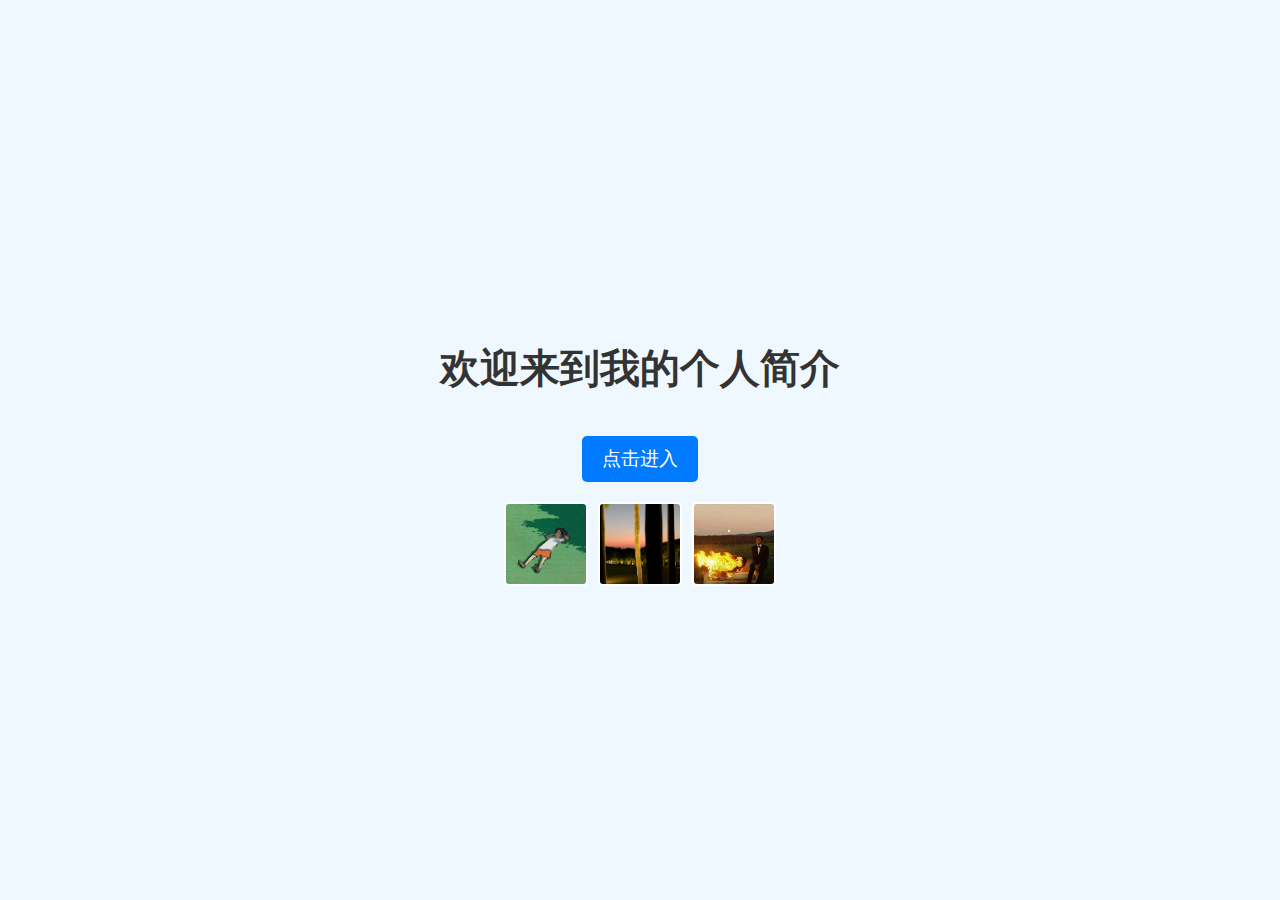
<file: index.html>
<!DOCTYPE html>
<html lang="en">
<head>
  <meta charset="UTF-8">
  <meta name="viewport" content="width=device-width, initial-scale=1.0">
  <title>个人简介</title>
  <link rel="stylesheet" href="styles.css">
</head>
<body>
  <!-- 首页内容区域 -->
  <div class="home-container">
    <h1>欢迎来到我的个人简介</h1>
    <button class="btn" onclick="window.location.href='profile.html'">点击进入</button>
    <div class="image-preview">
      <img src="图片素材/123.jpg">
      <img src="图片素材/拍照2.jpg">
      <img src="图片素材/烤火.jpg">
    </div>
  </div>
</body>
</html>
</file>
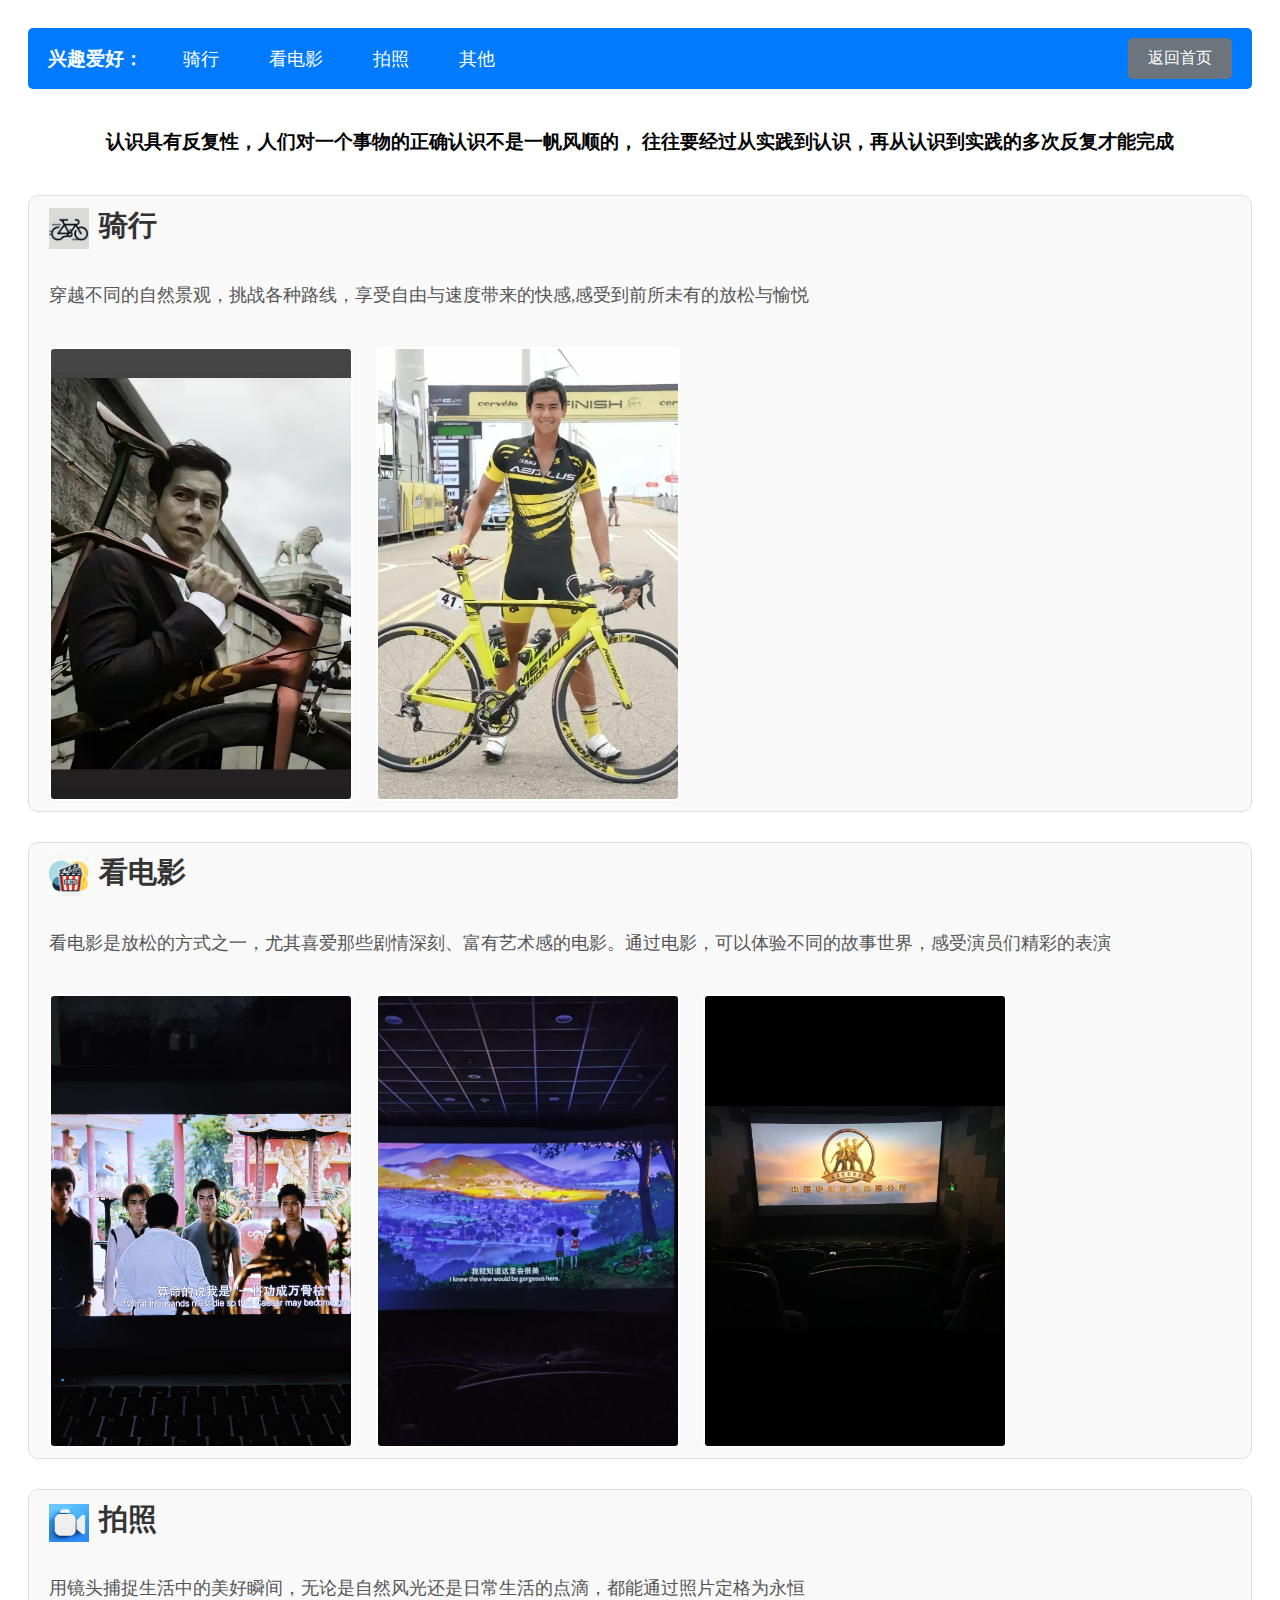
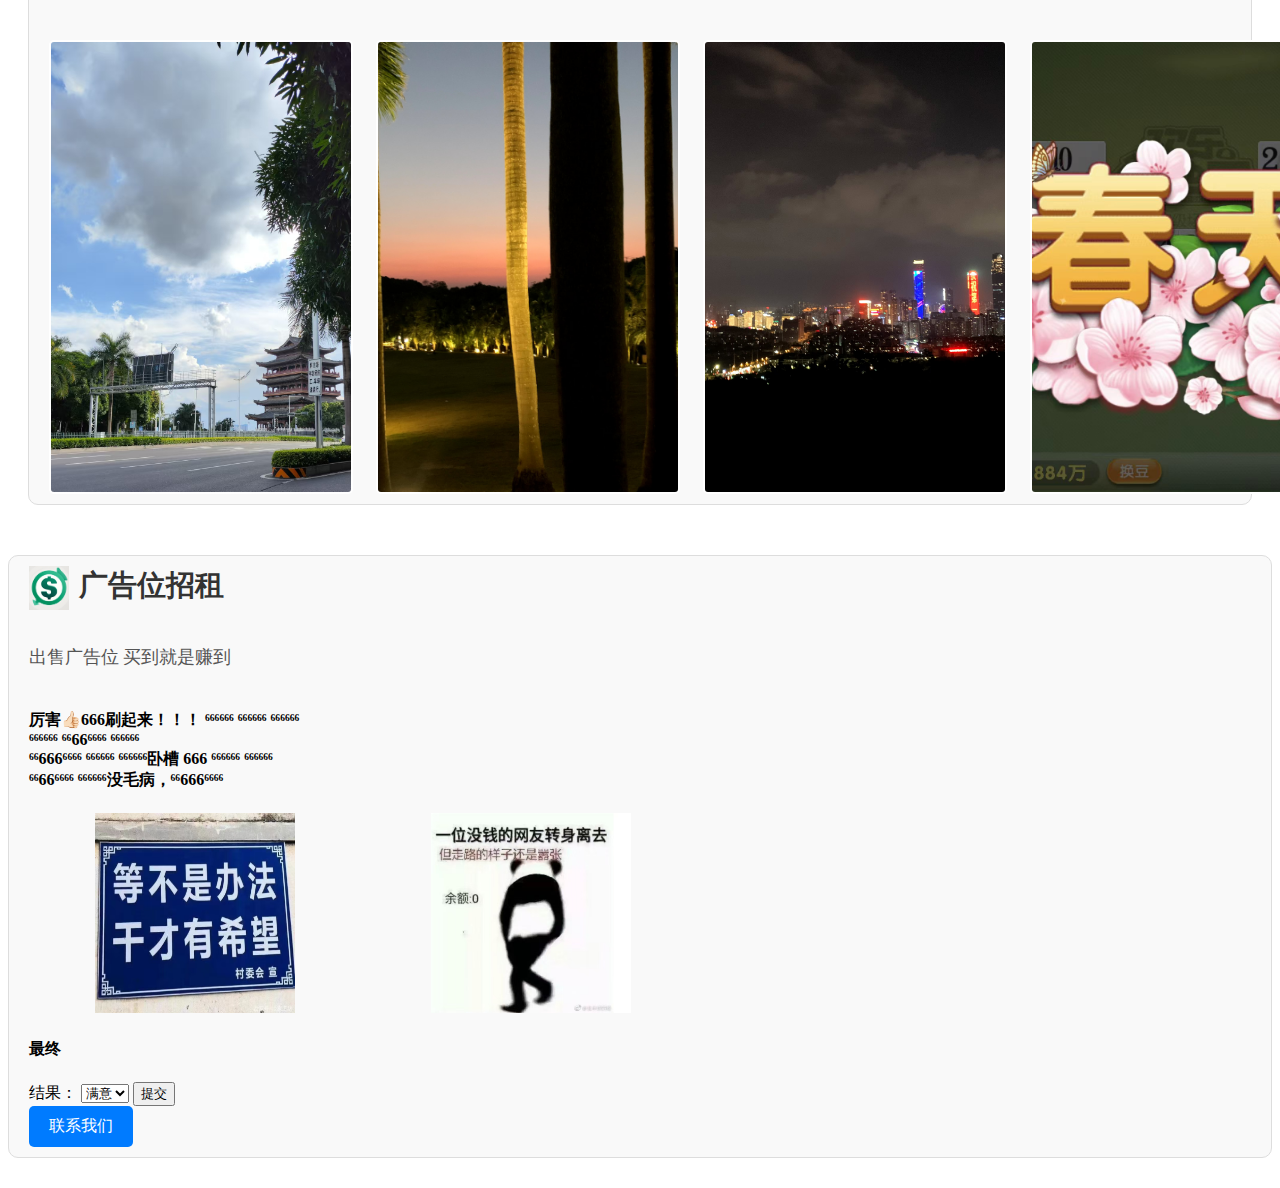
<file: profile.html>
<!DOCTYPE html>
<html lang="en">
<head>
  <meta charset="UTF-8">
  <meta name="viewport" content="width=device-width, initial-scale=1.0">
  <title>个人简介2</title>
  <link rel="stylesheet" href="profile.css">
</head>
<body>
  <div class="profile-container">
    <!-- 导航栏 -->
    <nav class="navbar">
      <div class="nav-left">
        <span class="interest-label">兴趣爱好：</span>
        <a href="#about">骑行</a>
        <a href="#projects">看电影</a>
        <a href="#contact">拍照</a>
        <a href="#abca">其他</a>
        
      </div>
      <button class="btn-back" onclick="window.location.href='index.html'">返回首页</button>
    </nav>

    <!-- 内容区域 -->
    <div class="content">
      <section id="interests">
        <p><h3>认识具有反复性，人们对一个事物的正确认识不是一帆风顺的，
          往往要经过从实践到认识，再从认识到实践的多次反复才能完成</h3></p>
      </section>

      <div class="content-box">
        <h3 id="about"><img src="图片素材/骑行logo.jpg" class="logo-icon">骑行</h3>
        <p>穿越不同的自然景观，挑战各种路线，享受自由与速度带来的快感,感受到前所未有的放松与愉悦</p>
        <!-- 图片 -->
        <div class="image-gallery">
          <img src="图片素材/骑行1.jpg" alt="黑白图" title="本人">
          <img src="图片素材/骑行2.jpg" alt="骑行图" title="骑行">
        </div>
      </div>
      
      <div class="content-box">
        <h3 id="projects"><img src="图片素材/看电影logo.jpg" class="logo-icon">看电影</h3>
        <p>看电影是放松的方式之一，尤其喜爱那些剧情深刻、富有艺术感的电影。通过电影，可以体验不同的故事世界，感受演员们精彩的表演</p>
        <div class="image-gallery">
          <img src="图片素材/电影1.jpg" alt="电影图1" title="电影图1">
          <img src="图片素材/电影2.jpg" alt="电影图2" title="电影图2">
          <img src="图片素材/电影3.jpg" alt="电影图3" title="电影图3">
        </div>
      </div>
      
      <div class="content-box">
        <h3 id="contact"><img src="图片素材/拍照logo.jpg" class="logo-icon">拍照</h3>
        <p>用镜头捕捉生活中的美好瞬间，无论是自然风光还是日常生活的点滴，都能通过照片定格为永恒</p>
        <div class="image-gallery">
          <img src="图片素材/拍照1.jpg" alt="阁楼" title="阁楼">
          <img src="图片素材/拍照2.jpg" alt="晚霞" title="晚霞">
          <img src="图片素材/拍照3.jpg" alt="城市夜景" title="城市夜景">
          <img src="图片素材/拍照4.jpg" alt="春天" title="春天">
        </div>
      </div>
    </div>
  </div>
  <!--以下新增内容-->
  <div class="content-box">
    <h3 id="abca"><img src="图片素材/招租logo.jpg" class="logo-icon">广告位招租</h3>
    <p>出售广告位 买到就是赚到</p>
    <h4>厉害👍🏻666刷起来！！！ ⁶⁶⁶⁶⁶⁶     ⁶⁶⁶⁶⁶⁶     ⁶⁶⁶⁶⁶⁶<br>    
      ⁶⁶⁶⁶⁶⁶     ⁶⁶66⁶⁶⁶⁶     ⁶⁶⁶⁶⁶⁶<br>    ⁶⁶666⁶⁶⁶⁶     ⁶⁶⁶⁶⁶⁶    
       ⁶⁶⁶⁶⁶⁶卧槽      666    ⁶⁶⁶⁶⁶⁶     ⁶⁶⁶⁶⁶⁶<br>    ⁶⁶66⁶⁶⁶⁶     ⁶⁶⁶⁶⁶⁶没毛病，⁶⁶666⁶⁶⁶⁶</h4>
    
  
       <div class="image-container">
        <img src="图片素材/村委会.jpg" width="200px" height="200px">
        <img src="图片素材/余额.jpg" width="200px" height="200px">
      </div>

      

      <h4>最终</h4>
<form id="homeplaceForm" onsubmit="return handleSubmit(event)">
  结果：
  <select name="homeplace" id="homeplace">
    <option value="满意">满意</option>
    <option value="优秀">优秀</option>
  </select>
  <input type="submit" value="提交" />
</form>

<!-- 显示提交结果 -->
<div id="result" style="display:none;">
  <h3>提交结果：</h3>
  <p id="result-content"></p>
</div>

      
      
      

      <a href="javascript:alert('1586420980@qq.com')" class="button-link">联系我们</a>

      
      
    
  <!-- 二级页面的内容部分 -->

<!-- 返回顶部按钮 -->
<button id="scrollToTopBtn" class="scroll-to-top-btn">返回顶部</button>


<script src="script.js"></script>
</body>
</html>
</file>
<file: styles.css>
/* 通用样式 */
body {
  margin: 0;
  padding: 0;
  font-family: Arial, sans-serif;
  background-color: #f0f8ff;
  height: 100vh;
  display: flex;
  justify-content: center;
  align-items: center;
}

/* 内容容器：垂直居中 */
.center-container {
  text-align: center;
}

/* 标题样式 */
h1 {
  font-size: 2.5rem;
  color: #333;
  margin-bottom: 20px;
}

/* 按钮样式 */
.btn {
  padding: 10px 20px;
  font-size: 1.2rem;
  background-color: #007BFF;
  color: white;
  border: none;
  cursor: pointer;
  border-radius: 5px;
  margin: 20px 0;
  transition: background-color 0.3s ease, transform 0.2s ease;
}

.btn:hover {
  background-color: #0056b3;
  transform: scale(1.05);
}

/* 图片预览区域 */
.image-preview {
  display: flex;
  justify-content: center;
  gap: 10px; /* 图片之间的间距 */
}

.image-preview img {
  width: 80px;
  height: 80px;
  object-fit: cover; /* 确保图片裁剪为正方形 */
  border: 2px solid #ffffff;/*边框*/
  border-radius: 5px; /* 圆角边框 */
  transition: transform 0.3s ease;
}

.image-preview img:hover {
  transform: scale(1.2); /* 放大动画 */
}
/* 首页内容容器样式 */
.home-container {
  text-align: center;
  padding: 50px 20px;
  animation: fade-in 0.5s ease-out; /* 入场动画 */
}

/* 首页动画定义 */
@keyframes fade-in {
  from {
    transform: translateY(50px); /* 从下方滑入 */
    opacity: 0;
  }
  to {
    transform: translateY(0);
    opacity: 1;
  }
}

/* 按钮交互效果也可以稍微增强 */
.home-container .btn {
  cursor: pointer;
  transition: transform 0.3s ease;
}

.home-container .btn:hover {
  transform: scale(1.05); /* 鼠标悬停放大 */
}
</file>
<file: profile.css>
/* 整体布局 */
.profile-container {
    padding: 20px;
    animation: slide-up 0.5s ease-out; /* 页面加载动画 */
  }
  
  /* 导航栏样式 */
  .navbar {
    display: flex;
    justify-content: space-between;
    align-items: center;
    background-color: #007BFF;
    padding: 10px 20px;
    border-radius: 5px;
    margin-bottom: 30px;
  }
  
  .nav-left {
    display: flex;
    align-items: center;
  }
  
  .nav-left .interest-label {
    color: white;
    font-size: 1.2rem;
    margin-right: 15px;
    font-weight: bold;
  }
  
  .nav-left a {
    color: white;
    text-decoration: none;
    font-size: 1.1rem;
    margin: 0 15px;
    padding: 5px 10px;
    border-radius: 3px;
    transition: background-color 0.3s ease;
  }
  
  .nav-left a:hover {
    background-color: white;
    color: #007BFF;
  }
  
  .btn-back {
    padding: 10px 20px;
    font-size: 1rem;
    background-color: #6c757d;
    color: white;
    border: none;
    border-radius: 5px;
    cursor: pointer;
    margin-left: 20px;
    transition: background-color 0.3s ease, transform 0.2s ease;
  }
  
  .btn-back:hover {
    background-color: #343a40;
    transform: scale(1.05);
  }
  
  /* 内容部分样式 */
  .content {
    margin-top: 40px;
  }
  
  .content-box {
    background-color: #f9f9f9;
    border: 1px solid #ddd;
    border-radius: 10px;
    padding: 10px 20px;
    margin-bottom: 30px;
    display: flex;
    flex-direction: column;
    justify-content: flex-start;
  }

  /* 标题样式，紧贴顶部 */
.content-box h3 {
    font-size: 1.8rem;
    color: #333;
    margin-top: 0; /* 取消标题上方的空隙 */
    margin-bottom: 10px;
  }
  
  .content-box h3 {
    font-size: 1.8rem;
    color: #333;
    margin-bottom: 15px;
  }
  
  .content-box p {
    font-size: 1.1rem;
    color: #555;
    line-height: 1.6;
  }
  
  /* 图片画廊 */
  .image-gallery {
    display: flex;
    justify-content: flex-start; /* 靠左排列 */
    gap: 23px;
    margin-top: 20px;
  }
  
  .image-gallery img {
    width: 300px; /* 增大图片 */
    height: 450px;
    object-fit: cover;
    border: 2px solid #ffffff;
    border-radius: 5px;
    transition: transform 0.3s ease;
  }
  
  .image-gallery img:hover {
    transform: scale(1.2); /* 放大效果 */
  }
  
  /* 兴趣爱好部分 */
  #interests {
    text-align: center;
    margin-bottom: 40px;
  }
  
  #interests p {
    font-size: 1.2rem;
    color: #555;
    max-width: 800px;
    margin: 0 auto;
  }
  
  /* 页面加载动画 */
  @keyframes slide-up {
    from {
      transform: translateY(50px);
      opacity: 0;
    }
    to {
      transform: translateY(0);
      opacity: 1;
    }
  }
  
/* 图标和文字对齐 */
.logo-icon {
    width: 40px; /* 设置图标大小 */
    height: auto;
    vertical-align: middle; /* 使图标和文字垂直居中对齐 */
    margin-right: 10px; /* 给图标和文字之间添加间距 */
  }

  /* 返回顶部按钮 */
.scroll-to-top-btn {
    position: fixed;
    bottom: 20px;  /* 距离底部20px */
    right: 20px;   /* 距离右侧20px */
    background-color: #007BFF;
    color: white;
    font-size: 1.2rem;
    padding: 10px 20px;
    border: none;
    border-radius: 5px;
    cursor: pointer;
    transition: background-color 0.3s ease, transform 0.2s ease;
    opacity: 0; /* 初始状态隐藏按钮 */
    visibility: hidden; /* 初始状态隐藏按钮 */
    pointer-events: none; /* 防止点击 */
  }
  
  .scroll-to-top-btn:hover {
    background-color: #0056b3;
    transform: scale(1.1); /* 鼠标悬停时放大按钮 */
  }
  
  /* 当页面滚动到底部时显示按钮 */
  .show-btn {
    opacity: 1; /* 显示按钮 */
    visibility: visible; /* 显示按钮 */
    pointer-events: auto; /* 启用按钮点击 */
  }

/* 按钮通用样式（与“返回首页”按钮一致）2024/11/27 23:45 */
.button-link {
  display: inline-block;           /* 让链接表现得像块级元素 */
  padding: 10px 20px;              /* 内边距，按钮大小与返回首页一致 */
  background-color: #007bff;       /* 蓝色背景 */
  color: white;                    /* 白色字体 */
  text-decoration: none;           /* 去除下划线 */
  border-radius: 5px;              /* 圆角效果 */
  font-size: 16px;                 /* 字体大小与返回首页一致 */
  text-align: center;              /* 文字居中 */
  cursor: pointer;                 /* 鼠标指针 */
  transition: background-color 0.3s ease; /* 背景色变化过渡 */
}

.button-link:hover {
  background-color: #0056b3;       /* 悬停时背景色变暗 */
}






/* 使用 Flexbox 来调整图片和内容的位置 (解决底部联系按钮太长问题)*/
.content-box {
  display: flex;
  flex-wrap: wrap;      /* 允许内容换行 */
  justify-content: center; /* 图片居中对齐 */
  align-items: flex-start;  /* 内容顶部对齐 */
}


.image-container {
  text-align: center; /* 设置容器内内容居中 */
}

.image-container img {
  display: inline-block; /* 使图片水平排列 */
  margin: 1px 66px; /* 设置图片间距 */
  height: 200px; /* 图片高度 */
  width: 200px; /* 图片宽度 */
}
</file>
